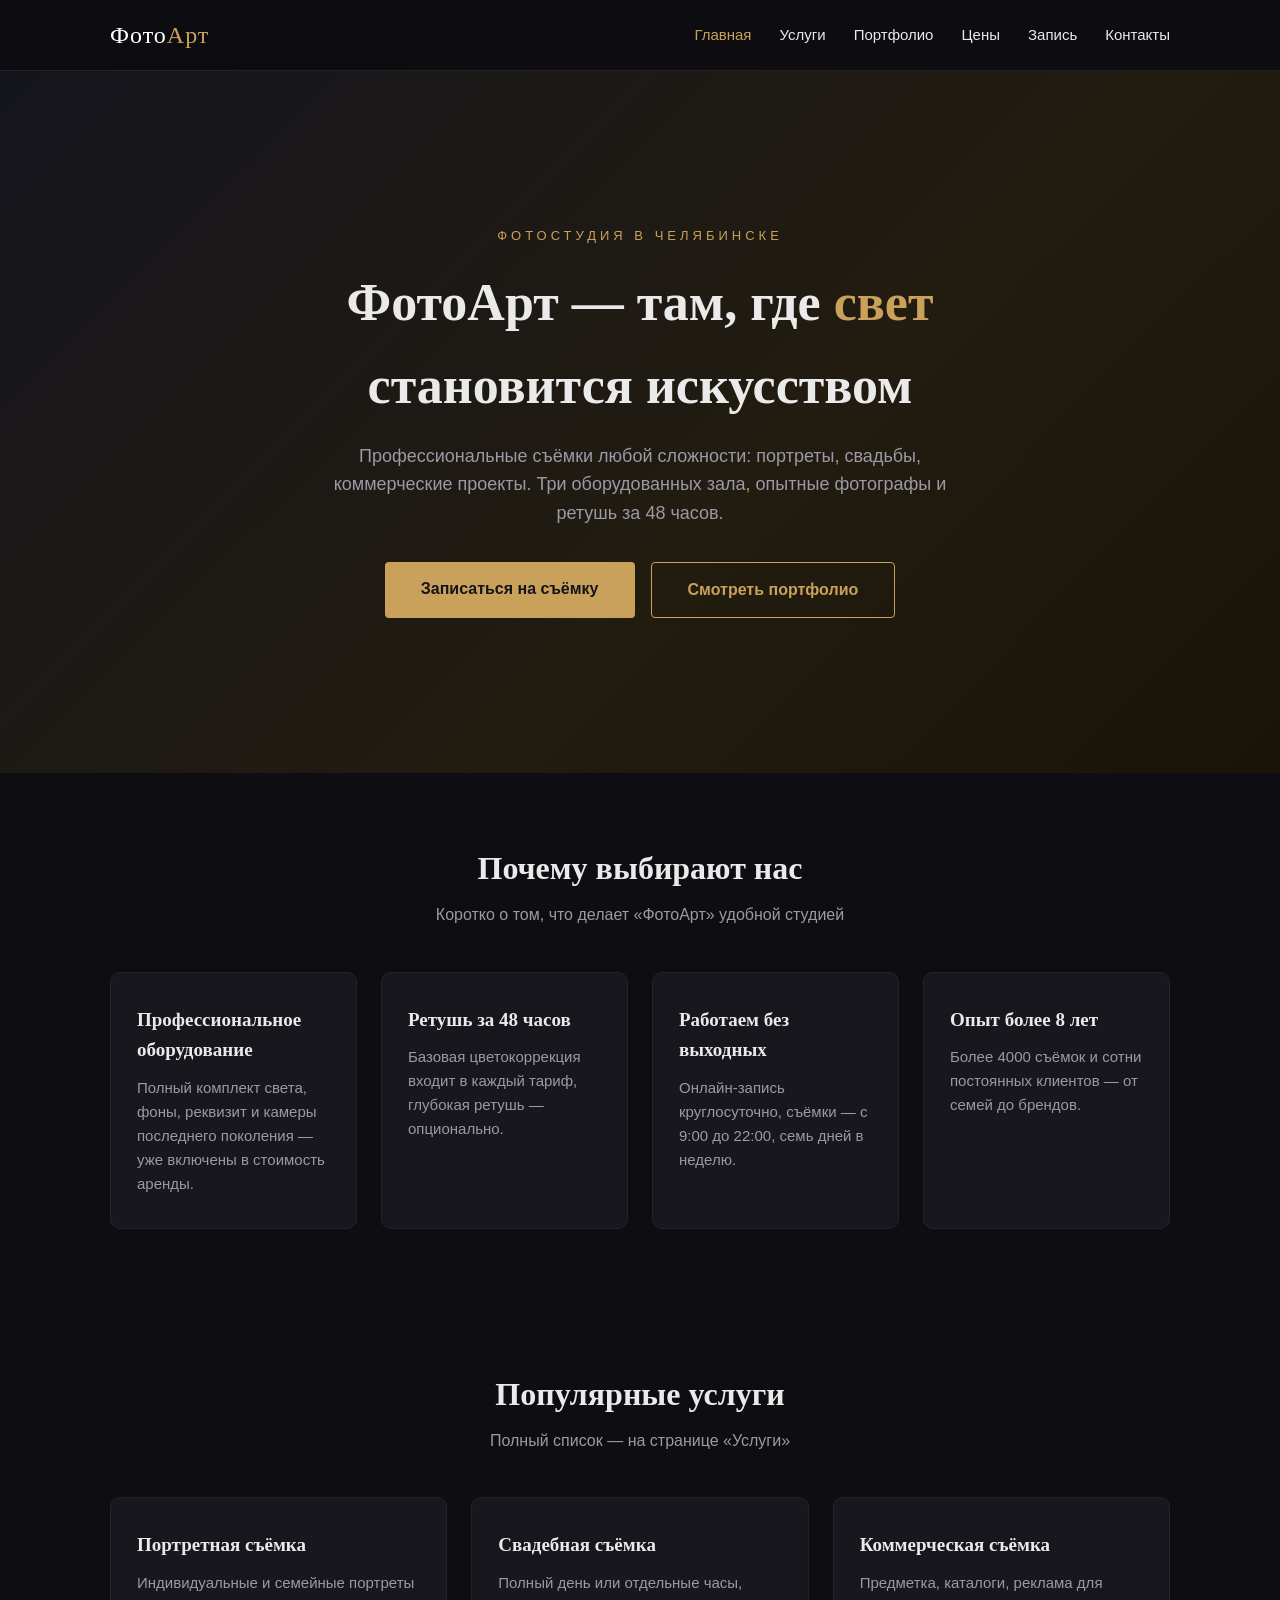
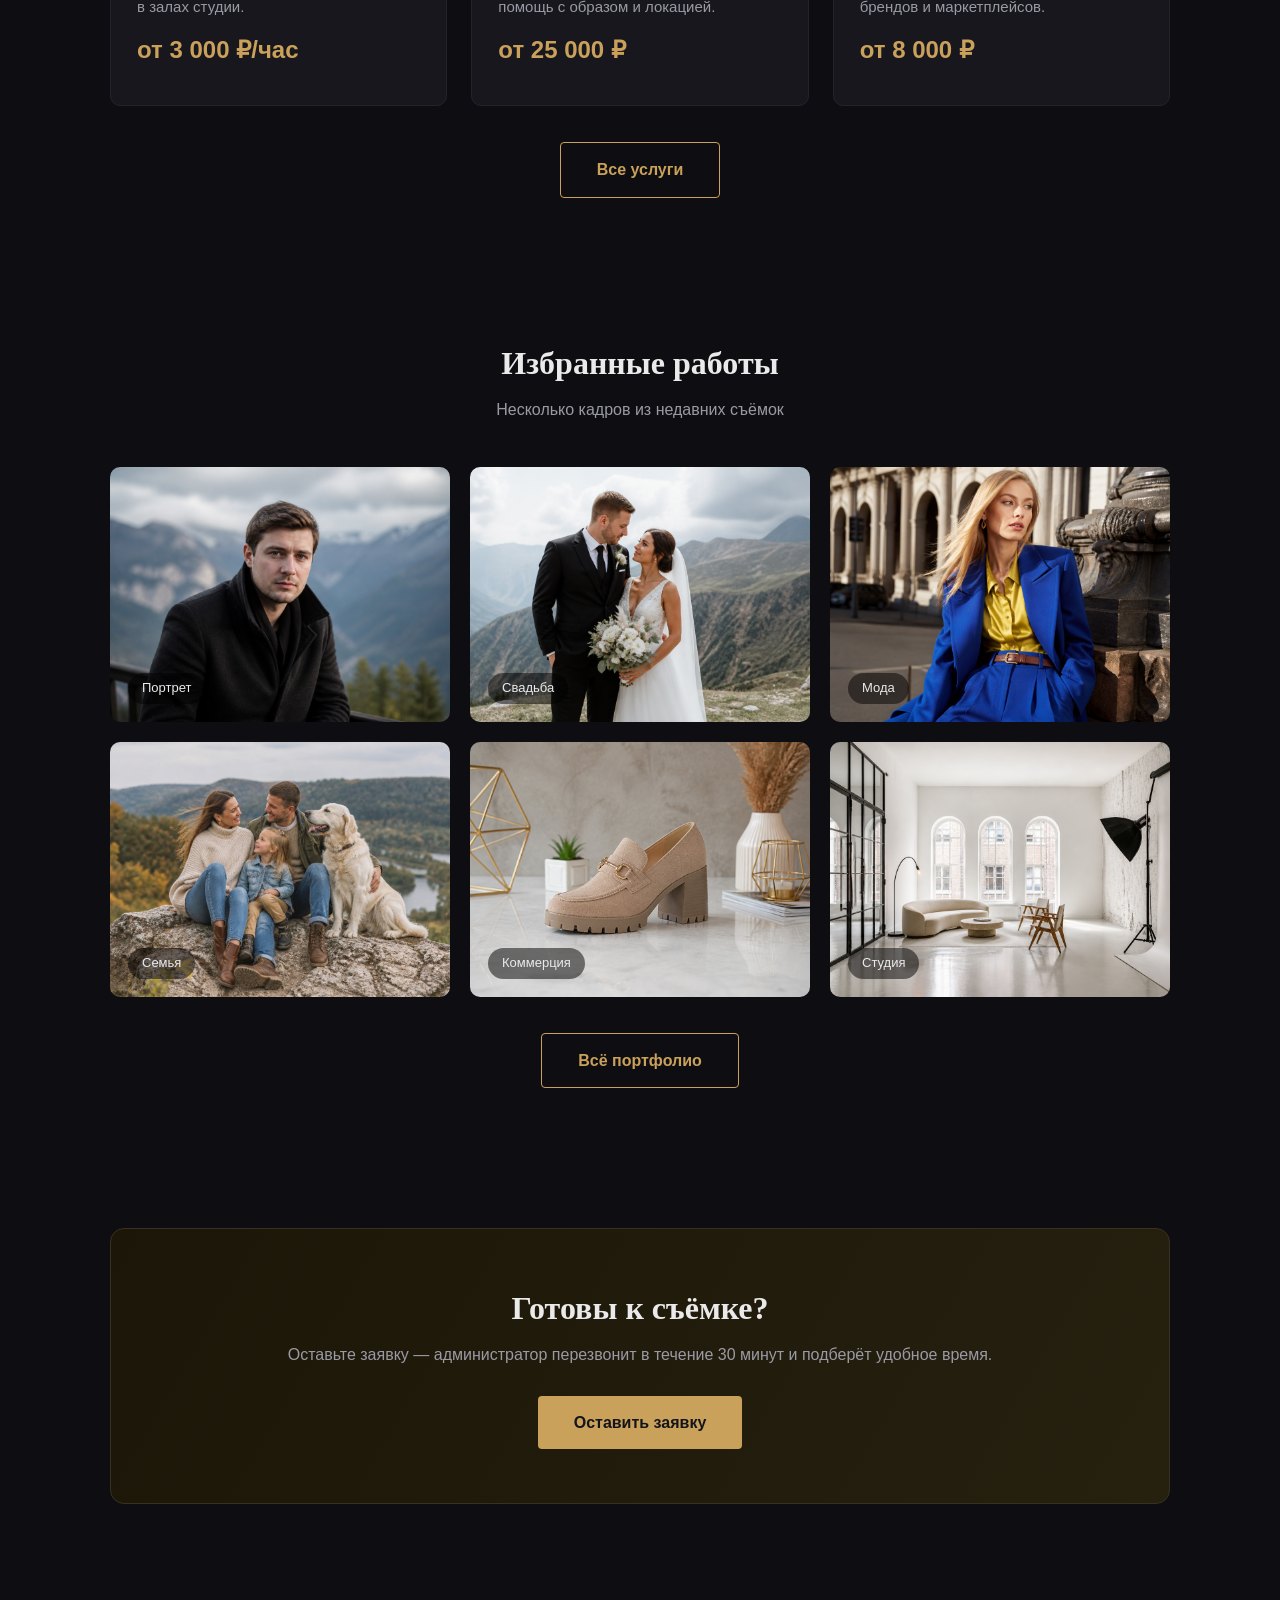
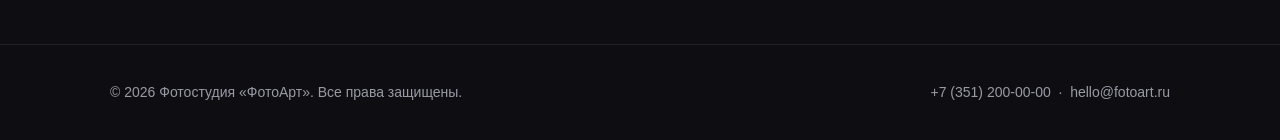
<file: index.html>
<!DOCTYPE html>
<html lang="ru">
<head>
  <meta charset="UTF-8">
  <meta name="viewport" content="width=device-width, initial-scale=1.0">
  <title>ФотоАрт — студия профессиональной фотографии</title>
  <link rel="stylesheet" href="styles.css">
</head>
<body>
  <header class="header">
    <div class="container header-inner">
      <a href="index.html" class="logo">Фото<span>Арт</span></a>
      <nav class="nav" id="nav">
        <a href="index.html">Главная</a>
        <a href="services.html">Услуги</a>
        <a href="portfolio.html">Портфолио</a>
        <a href="price.html">Цены</a>
        <a href="booking.html">Запись</a>
        <a href="contacts.html">Контакты</a>
      </nav>
      <button class="burger" id="burger" aria-label="Меню">
        <span></span><span></span><span></span>
      </button>
    </div>
  </header>

  <main>

    <section class="hero">
      <div class="hero-inner">
        <div class="kicker">Фотостудия в Челябинске</div>
        <h1>ФотоАрт — там, где <span class="gold">свет</span> становится искусством</h1>
        <p>Профессиональные съёмки любой сложности: портреты, свадьбы, коммерческие проекты. Три оборудованных зала, опытные фотографы и ретушь за 48 часов.</p>
        <div class="hero-btns">
          <a href="booking.html" class="btn">Записаться на съёмку</a>
          <a href="portfolio.html" class="btn btn-outline">Смотреть портфолио</a>
        </div>
      </div>
    </section>

    <section class="section">
      <div class="container">
        <h2 class="section-title">Почему выбирают нас</h2>
        <p class="section-sub">Коротко о том, что делает «ФотоАрт» удобной студией</p>
        <div class="cards">
          <div class="card"><h3>Профессиональное оборудование</h3><p>Полный комплект света, фоны, реквизит и камеры последнего поколения — уже включены в стоимость аренды.</p></div>
          <div class="card"><h3>Ретушь за 48 часов</h3><p>Базовая цветокоррекция входит в каждый тариф, глубокая ретушь — опционально.</p></div>
          <div class="card"><h3>Работаем без выходных</h3><p>Онлайн-запись круглосуточно, съёмки — с 9:00 до 22:00, семь дней в неделю.</p></div>
          <div class="card"><h3>Опыт более 8 лет</h3><p>Более 4000 съёмок и сотни постоянных клиентов — от семей до брендов.</p></div>
        </div>
      </div>
    </section>

    <section class="section">
      <div class="container">
        <h2 class="section-title">Популярные услуги</h2>
        <p class="section-sub">Полный список — на странице «Услуги»</p>
        <div class="cards">
          <div class="card"><h3>Портретная съёмка</h3><p>Индивидуальные и семейные портреты в залах студии.</p><div class="price">от 3 000 ₽/час</div></div>
          <div class="card"><h3>Свадебная съёмка</h3><p>Полный день или отдельные часы, помощь с образом и локацией.</p><div class="price">от 25 000 ₽</div></div>
          <div class="card"><h3>Коммерческая съёмка</h3><p>Предметка, каталоги, реклама для брендов и маркетплейсов.</p><div class="price">от 8 000 ₽</div></div>
        </div>
        <div style="text-align:center;margin-top:36px;"><a href="services.html" class="btn btn-outline">Все услуги</a></div>
      </div>
    </section>

    <section class="section">
      <div class="container">
        <h2 class="section-title">Избранные работы</h2>
        <p class="section-sub">Несколько кадров из недавних съёмок</p>
        <div class="gallery">
          <div class="tile"><img src="img/main-portrait-1.png" alt="Портретная съёмка"><span class="tag">Портрет</span></div>
          <div class="tile"><img src="img/main-wedding-1.png" alt="Свадебная съёмка"><span class="tag">Свадьба</span></div>
          <div class="tile"><img src="img/main-style-1.png" alt="Мода"><span class="tag">Мода</span></div>
          <div class="tile"><img src="img/main-family-1.png" alt="Семейная съёмка"><span class="tag">Семья</span></div>
          <div class="tile"><img src="img/main-commercial-1.png" alt="Коммерческая съёмка"><span class="tag">Коммерция</span></div>
          <div class="tile"><img src="img/main-studio-1.png" alt="Студия"><span class="tag">Студия</span></div>
        </div>
        <div style="text-align:center;margin-top:36px;"><a href="portfolio.html" class="btn btn-outline">Всё портфолио</a></div>
      </div>
    </section>

    <section class="section">
      <div class="container">
        <div class="cta-band">
          <h2 class="section-title" style="margin-bottom:8px;">Готовы к съёмке?</h2>
          <p class="section-sub" style="margin-bottom:28px;">Оставьте заявку — администратор перезвонит в течение 30 минут и подберёт удобное время.</p>
          <a href="booking.html" class="btn">Оставить заявку</a>
        </div>
      </div>
    </section>

  </main>

  <footer class="footer">
    <div class="container footer-inner">
      <div>© 2026 Фотостудия «ФотоАрт». Все права защищены.</div>
      <div>+7 (351) 200-00-00 &nbsp;·&nbsp; hello@fotoart.ru</div>
    </div>
  </footer>

  <script src="script.js" defer></script>
</body>
</html>
</file>
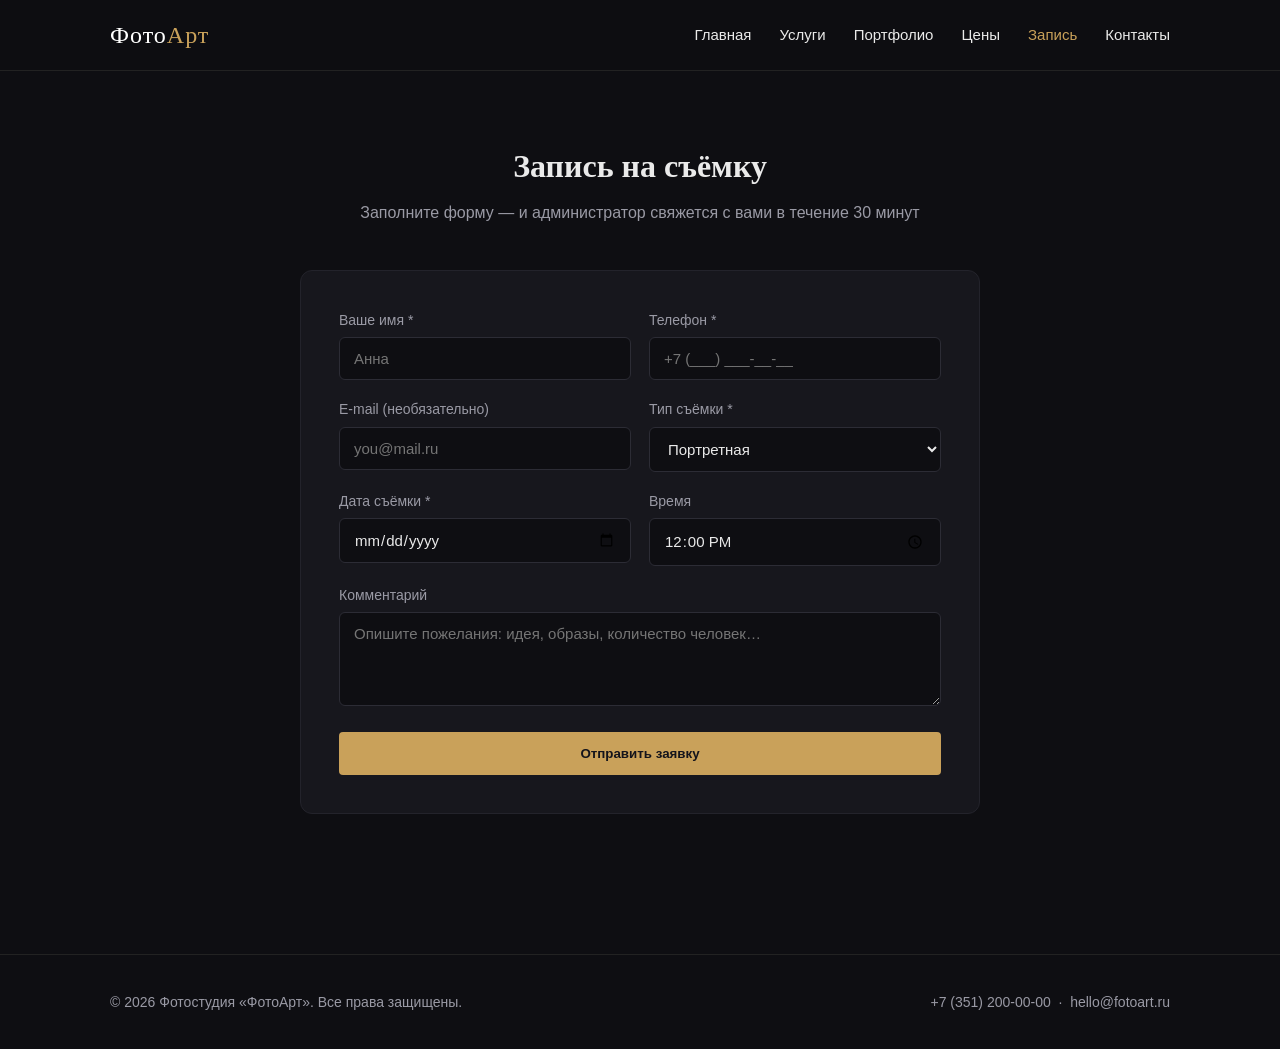
<file: booking.html>
<!DOCTYPE html>
<html lang="ru">
<head>
  <meta charset="UTF-8">
  <meta name="viewport" content="width=device-width, initial-scale=1.0">
  <title>Запись на съёмку — ФотоАрт</title>
  <link rel="stylesheet" href="styles.css">
</head>
<body>
  <header class="header">
    <div class="container header-inner">
      <a href="index.html" class="logo">Фото<span>Арт</span></a>
      <nav class="nav" id="nav">
        <a href="index.html">Главная</a>
        <a href="services.html">Услуги</a>
        <a href="portfolio.html">Портфолио</a>
        <a href="price.html">Цены</a>
        <a href="booking.html">Запись</a>
        <a href="contacts.html">Контакты</a>
      </nav>
      <button class="burger" id="burger" aria-label="Меню">
        <span></span><span></span><span></span>
      </button>
    </div>
  </header>

  <main>

    <section class="section">
      <div class="container">
        <h2 class="section-title">Запись на съёмку</h2>
        <p class="section-sub">Заполните форму — и администратор свяжется с вами в течение 30 минут</p>
        <form class="form" id="bookingForm" novalidate>
          <div class="form-grid">
            <div class="form-row">
              <label for="name">Ваше имя *</label>
              <input type="text" id="name" name="name" placeholder="Анна">
              <div class="error" id="errName">Укажите имя (минимум 2 символа)</div>
            </div>
            <div class="form-row">
              <label for="phone">Телефон *</label>
              <input type="tel" id="phone" name="phone" placeholder="+7 (___) ___-__-__">
              <div class="error" id="errPhone">Введите корректный номер телефона</div>
            </div>
          </div>
          <div class="form-grid">
            <div class="form-row">
              <label for="email">E-mail (необязательно)</label>
              <input type="email" id="email" name="email" placeholder="you@mail.ru">
              <div class="error" id="errEmail">Проверьте адрес электронной почты</div>
            </div>
            <div class="form-row">
              <label for="shootType">Тип съёмки *</label>
              <select id="shootType" name="shootType">
                <option>Портретная</option>
                <option>Семейная</option>
                <option>Свадебная</option>
                <option>Коммерческая</option>
                <option>Аренда зала</option>
              </select>
            </div>
          </div>
          <div class="form-grid">
            <div class="form-row">
              <label for="date">Дата съёмки *</label>
              <input type="date" id="date" name="date">
              <div class="error" id="errDate">Выберите дату не раньше сегодняшней</div>
            </div>
            <div class="form-row">
              <label for="time">Время</label>
              <input type="time" id="time" name="time" value="12:00">
            </div>
          </div>
          <div class="form-row">
            <label for="comment">Комментарий</label>
            <textarea id="comment" name="comment" rows="4" placeholder="Опишите пожелания: идея, образы, количество человек…"></textarea>
          </div>
          <button type="submit" class="btn" style="width:100%;">Отправить заявку</button>
          <div class="success" id="success">Заявка принята! Мы перезвоним вам в течение 30 минут.</div>
        </form>
      </div>
    </section>

  </main>

  <footer class="footer">
    <div class="container footer-inner">
      <div>© 2026 Фотостудия «ФотоАрт». Все права защищены.</div>
      <div>+7 (351) 200-00-00 &nbsp;·&nbsp; hello@fotoart.ru</div>
    </div>
  </footer>

  <script src="script.js" defer></script>
</body>
</html>
</file>
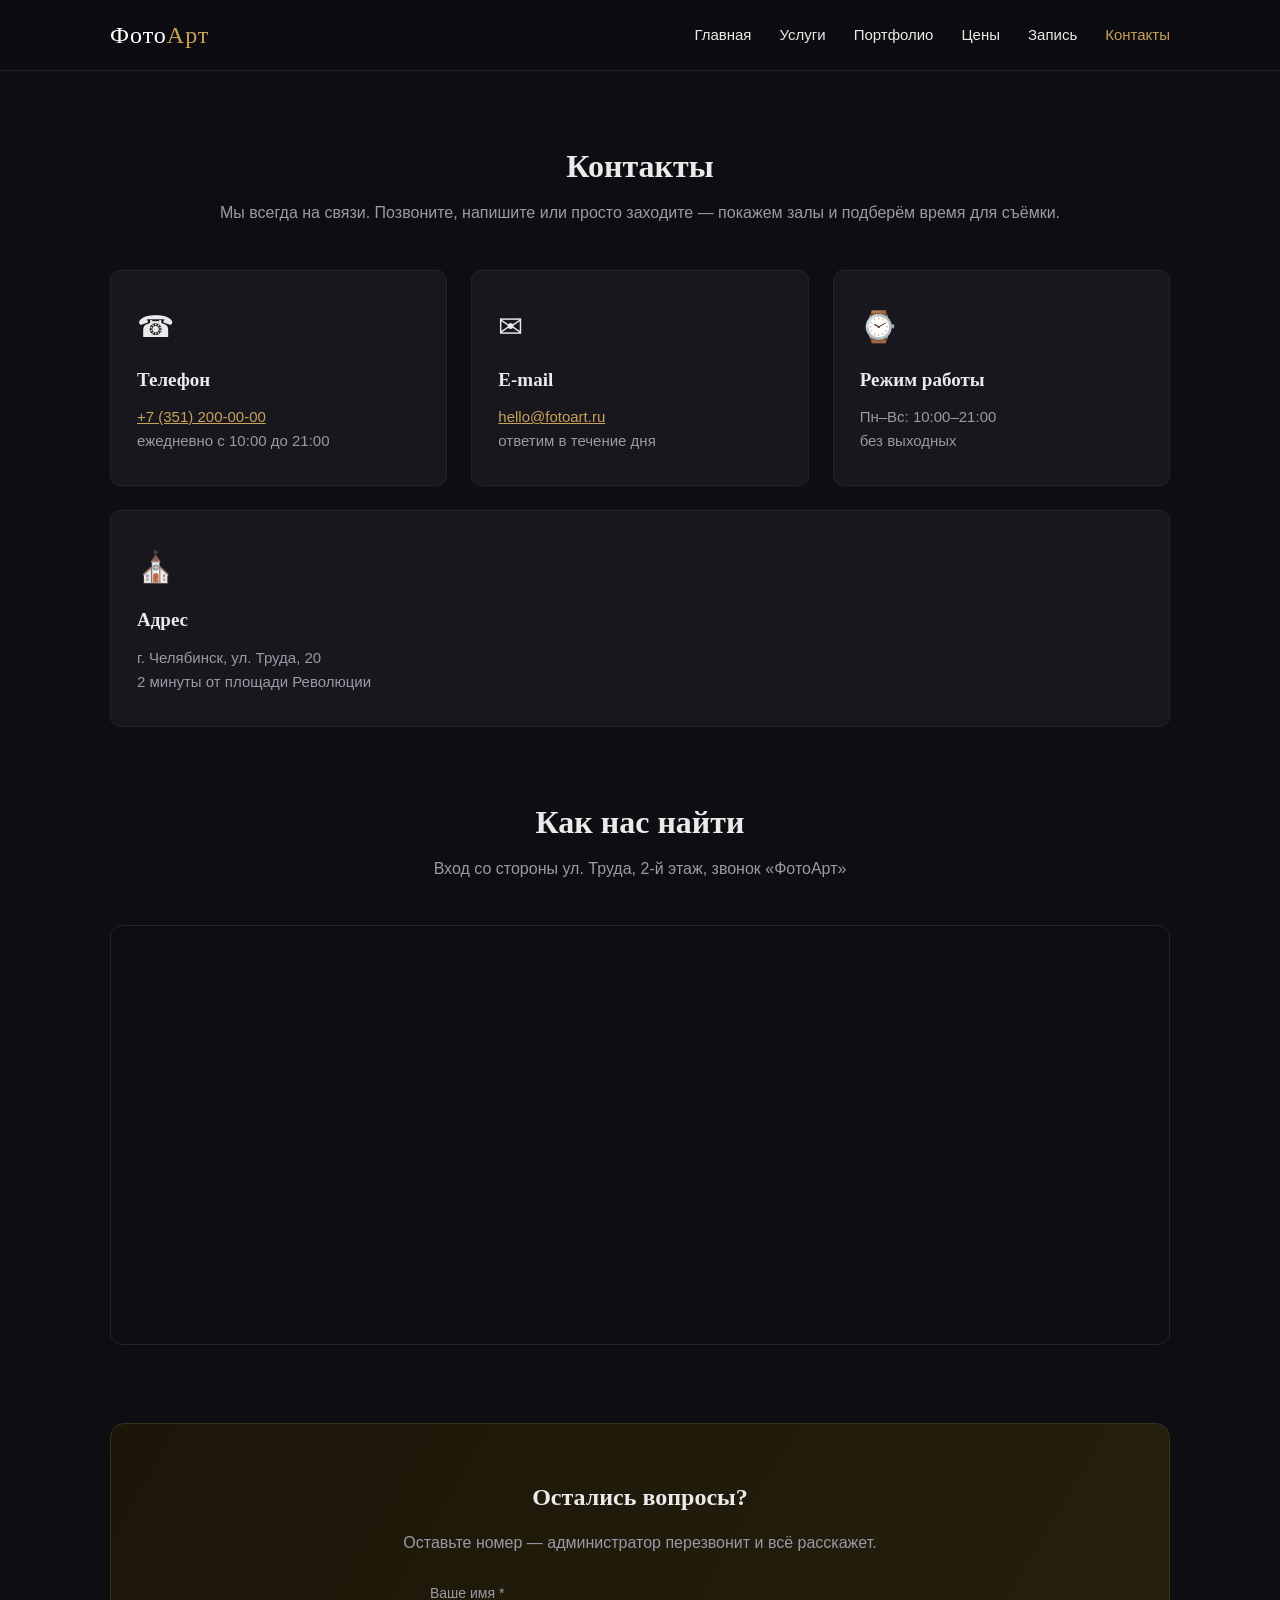
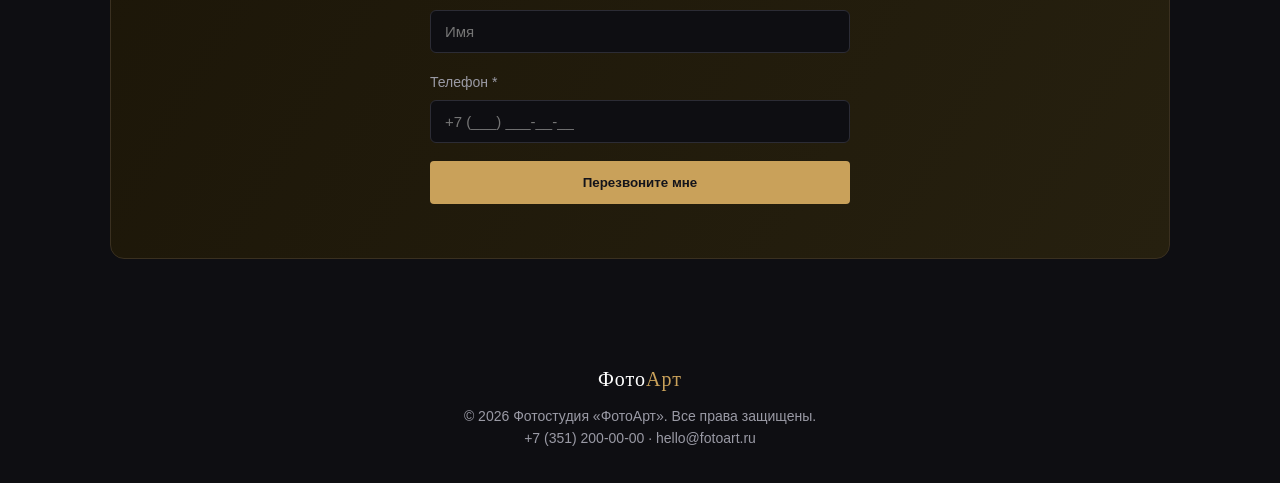
<file: contacts.html>
<!DOCTYPE html>
<html lang="ru">
<head>
  <meta charset="UTF-8">
  <meta name="viewport" content="width=device-width, initial-scale=1.0">
  <title>Контакты — ФотоАрт</title>
  <link rel="stylesheet" href="styles.css">
</head>
<body>

<header class="header">
  <div class="container header-inner">
    <a href="index.html" class="logo">Фото<span>Арт</span></a>
    <nav class="nav" id="nav">
      <a href="index.html">Главная</a>
      <a href="services.html">Услуги</a>
      <a href="portfolio.html">Портфолио</a>
      <a href="price.html">Цены</a>
      <a href="booking.html">Запись</a>
      <a href="contacts.html">Контакты</a>
    </nav>
    <button class="burger" id="burger" aria-label="Меню">
      <span></span><span></span><span></span>
    </button>
  </div>
</header>

<section class="section">
  <div class="container">
    <h2 class="section-title">Контакты</h2>
    <p class="section-sub">Мы всегда на связи. Позвоните, напишите или просто заходите — покажем залы и подберём время для съёмки.</p>

    <div class="cards">
      <div class="card">
        <div class="icon">&#9742;</div>
        <h3>Телефон</h3>
        <p><a href="tel:+73512000000" style="color:var(--accent)">+7 (351) 200-00-00</a><br>ежедневно с 10:00 до 21:00</p>
      </div>
      <div class="card">
        <div class="icon">&#9993;</div>
        <h3>E-mail</h3>
        <p><a href="mailto:hello@fotoart.ru" style="color:var(--accent)">hello@fotoart.ru</a><br>ответим в течение дня</p>
      </div>
      <div class="card">
        <div class="icon">&#8986;</div>
        <h3>Режим работы</h3>
        <p>Пн–Вс: 10:00–21:00<br>без выходных</p>
      </div>
    </div>

    <div class="card" style="margin-top:24px">
      <div class="icon">&#9962;</div>
      <h3>Адрес</h3>
      <p>г. Челябинск, ул. Труда, 20<br>2 минуты от площади Революции</p>
    </div>
  </div>
</section>

<section class="section" style="padding-top:0">
  <div class="container">
    <h2 class="section-title">Как нас найти</h2>
    <p class="section-sub">Вход со стороны ул. Труда, 2-й этаж, звонок «ФотоАрт»</p>
    <iframe src="https://yandex.ru/map-widget/v1/?ll=61.400153%2C55.160289&amp;z=16&amp;pt=61.400153,55.160289,pm2rdm"
            width="100%" height="420" frameborder="0" allowfullscreen="true"
            style="border-radius:12px; border:1px solid #23232b"></iframe>
  </div>
</section>

<section class="section" style="padding-top:0">
  <div class="container">
    <div class="cta-band">
      <h2>Остались вопросы?</h2>
      <p style="color:var(--muted); margin:14px 0 26px">Оставьте номер — администратор перезвонит и всё расскажет.</p>
      <form id="callbackForm" style="max-width:420px; margin:0 auto; text-align:left">
        <div class="form-row">
          <label for="cbName">Ваше имя *</label>
          <input type="text" id="cbName" name="cbName" placeholder="Имя">
          <div class="error" id="cbErrName">Укажите имя (минимум 2 символа)</div>
        </div>
        <div class="form-row">
          <label for="cbPhone">Телефон *</label>
          <input type="tel" id="cbPhone" name="cbPhone" placeholder="+7 (___) ___-__-__">
          <div class="error" id="cbErrPhone">Введите корректный номер телефона</div>
        </div>
        <button type="submit" class="btn" style="width:100%">Перезвоните мне</button>
        <div class="success" id="cbSuccess">Спасибо! Мы перезвоним вам в течение 30 минут.</div>
      </form>
    </div>
  </div>
</section>

<footer>
  <div class="container" style="text-align:center; padding:34px 20px; color:var(--muted); font-size:14px">
    <div class="logo" style="font-size:20px; margin-bottom:10px">Фото<span>Арт</span></div>
    <p>&copy; 2026 Фотостудия «ФотоАрт». Все права защищены.</p>
    <p>+7 (351) 200-00-00 &middot; hello@fotoart.ru</p>
  </div>
</footer>

<script src="script.js"></script>
<script>
  // Валидация формы обратного звонка (независима от script.js,
  // чтобы не конфликтовать с формой записи на booking.html)
  document.addEventListener('DOMContentLoaded', function () {
    var form = document.getElementById('callbackForm');
    if (!form) return;
    form.addEventListener('submit', function (e) {
      e.preventDefault();
      var ok = true;

      var name = document.getElementById('cbName');
      var errName = document.getElementById('cbErrName');
      if (name.value.trim().length < 2) { errName.classList.add('show'); ok = false; }
      else errName.classList.remove('show');

      var phone = document.getElementById('cbPhone');
      var errPhone = document.getElementById('cbErrPhone');
      var phoneRe = /^[\d\s()+-]{10,18}$/;
      if (!phoneRe.test(phone.value.trim())) { errPhone.classList.add('show'); ok = false; }
      else errPhone.classList.remove('show');

      if (ok) {
        document.getElementById('cbSuccess').classList.add('show');
        form.reset();
      } else {
        document.getElementById('cbSuccess').classList.remove('show');
      }
    });
  });
</script>

</body>
</html>
</file>
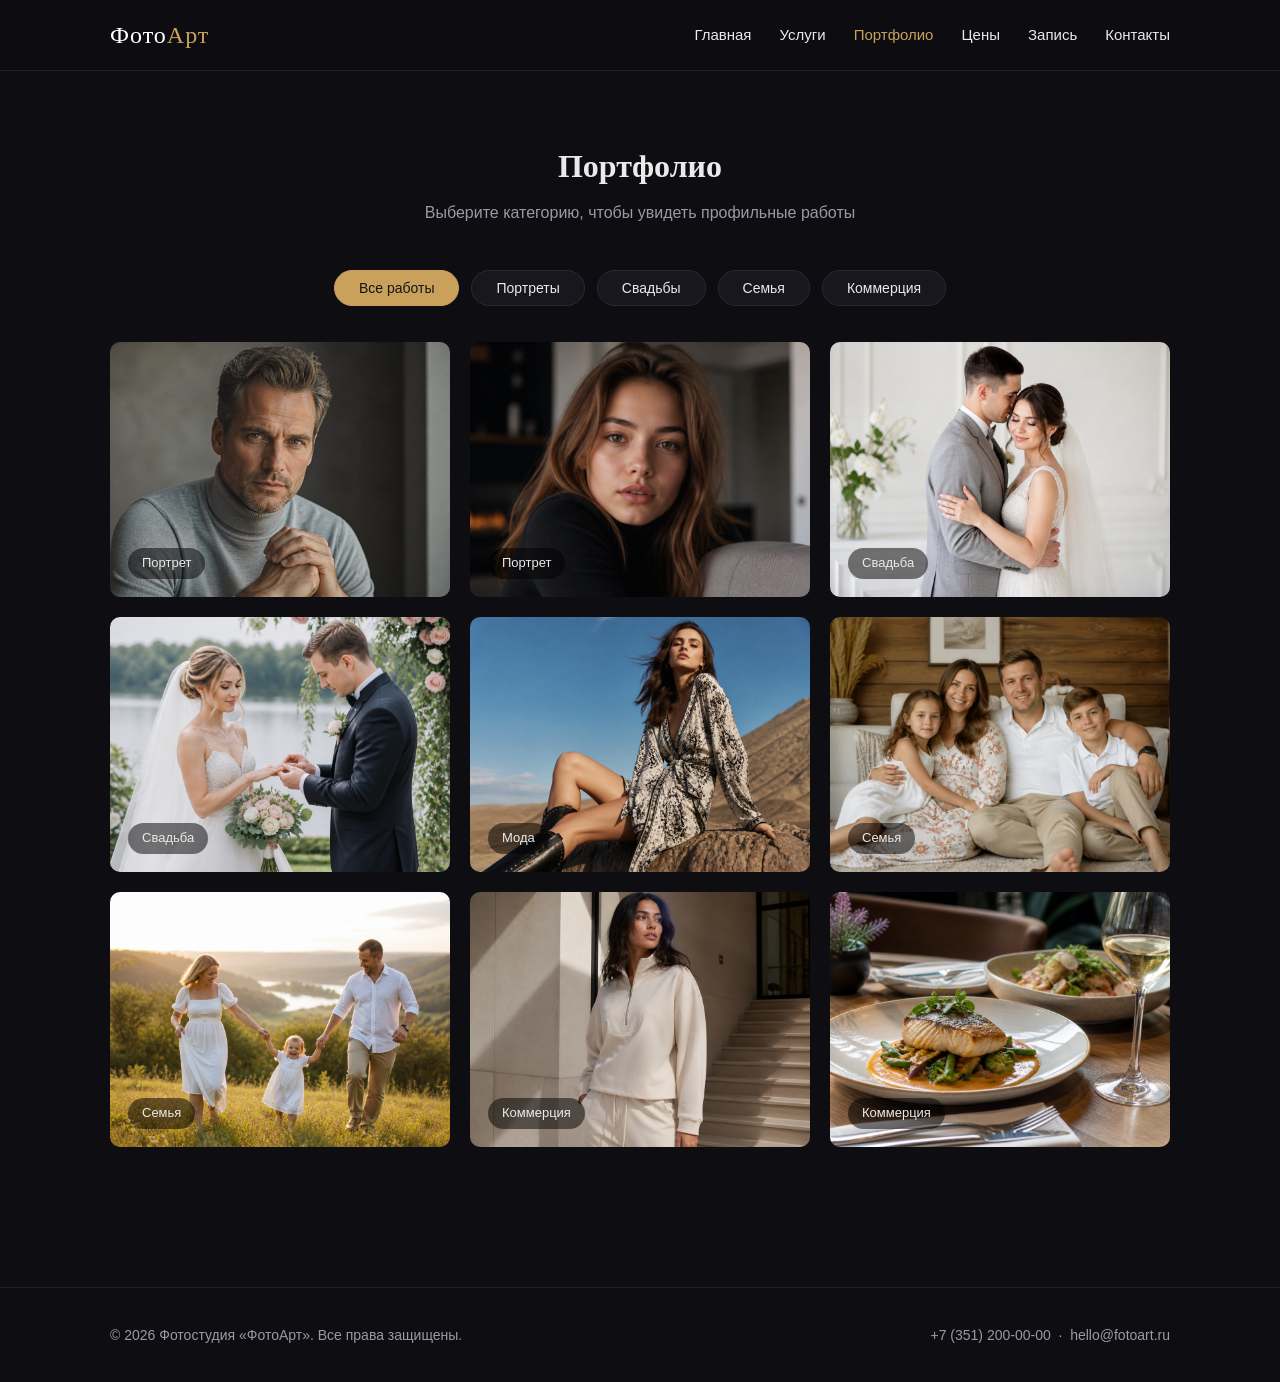
<file: portfolio.html>
<!DOCTYPE html>
<html lang="ru">
<head>
  <meta charset="UTF-8">
  <meta name="viewport" content="width=device-width, initial-scale=1.0">
  <title>Портфолио — ФотоАрт</title>
  <link rel="stylesheet" href="styles.css">
</head>
<body>
  <header class="header">
    <div class="container header-inner">
      <a href="index.html" class="logo">Фото<span>Арт</span></a>
      <nav class="nav" id="nav">
        <a href="index.html">Главная</a>
        <a href="services.html">Услуги</a>
        <a href="portfolio.html">Портфолио</a>
        <a href="price.html">Цены</a>
        <a href="booking.html">Запись</a>
        <a href="contacts.html">Контакты</a>
      </nav>
      <button class="burger" id="burger" aria-label="Меню">
        <span></span><span></span><span></span>
      </button>
    </div>
  </header>

  <main>

    <section class="section">
      <div class="container">
        <h2 class="section-title">Портфолио</h2>
        <p class="section-sub">Выберите категорию, чтобы увидеть профильные работы</p>
        <div class="filters">
          <button class="active" data-filter="all">Все работы</button>
          <button data-filter="portrait">Портреты</button>
          <button data-filter="wedding">Свадьбы</button>
          <button data-filter="family">Семья</button>
          <button data-filter="commercial">Коммерция</button>
        </div>
        <div class="gallery">
          <div class="tile" data-cat="portrait"><img src="img/portrait-1.png" alt="Портретная съёмка"><span class="tag">Портрет</span></div>
          <div class="tile" data-cat="portrait"><img src="img/portrait-2.png" alt="Портретная съёмка"><span class="tag">Портрет</span></div>
          <div class="tile" data-cat="wedding"><img src="img/wedding-1.png" alt="Свадебная съёмка"><span class="tag">Свадьба</span></div>
          <div class="tile" data-cat="wedding"><img src="img/wedding-2.png" alt="Свадебная съёмка"><span class="tag">Свадьба</span></div>
          <div class="tile" data-cat="portrait"><img src="img/style-1.png" alt="Мода"><span class="tag">Мода</span></div>
          <div class="tile" data-cat="family"><img src="img/family-1.png" alt="Семейная съёмка"><span class="tag">Семья</span></div>
          <div class="tile" data-cat="family"><img src="img/family-2.png" alt="Семейная съёмка"><span class="tag">Семья</span></div>
          <div class="tile" data-cat="commercial"><img src="img/commercial-1.png" alt="Коммерческая съёмка"><span class="tag">Коммерция</span></div>
          <div class="tile" data-cat="commercial"><img src="img/commercial-2.png" alt="Коммерческая съёмка"><span class="tag">Коммерция</span></div>
        </div>
      </div>
    </section>

  </main>

  <footer class="footer">
    <div class="container footer-inner">
      <div>© 2026 Фотостудия «ФотоАрт». Все права защищены.</div>
      <div>+7 (351) 200-00-00 &nbsp;·&nbsp; hello@fotoart.ru</div>
    </div>
  </footer>

  <script src="script.js" defer></script>
</body>
</html>
</file>
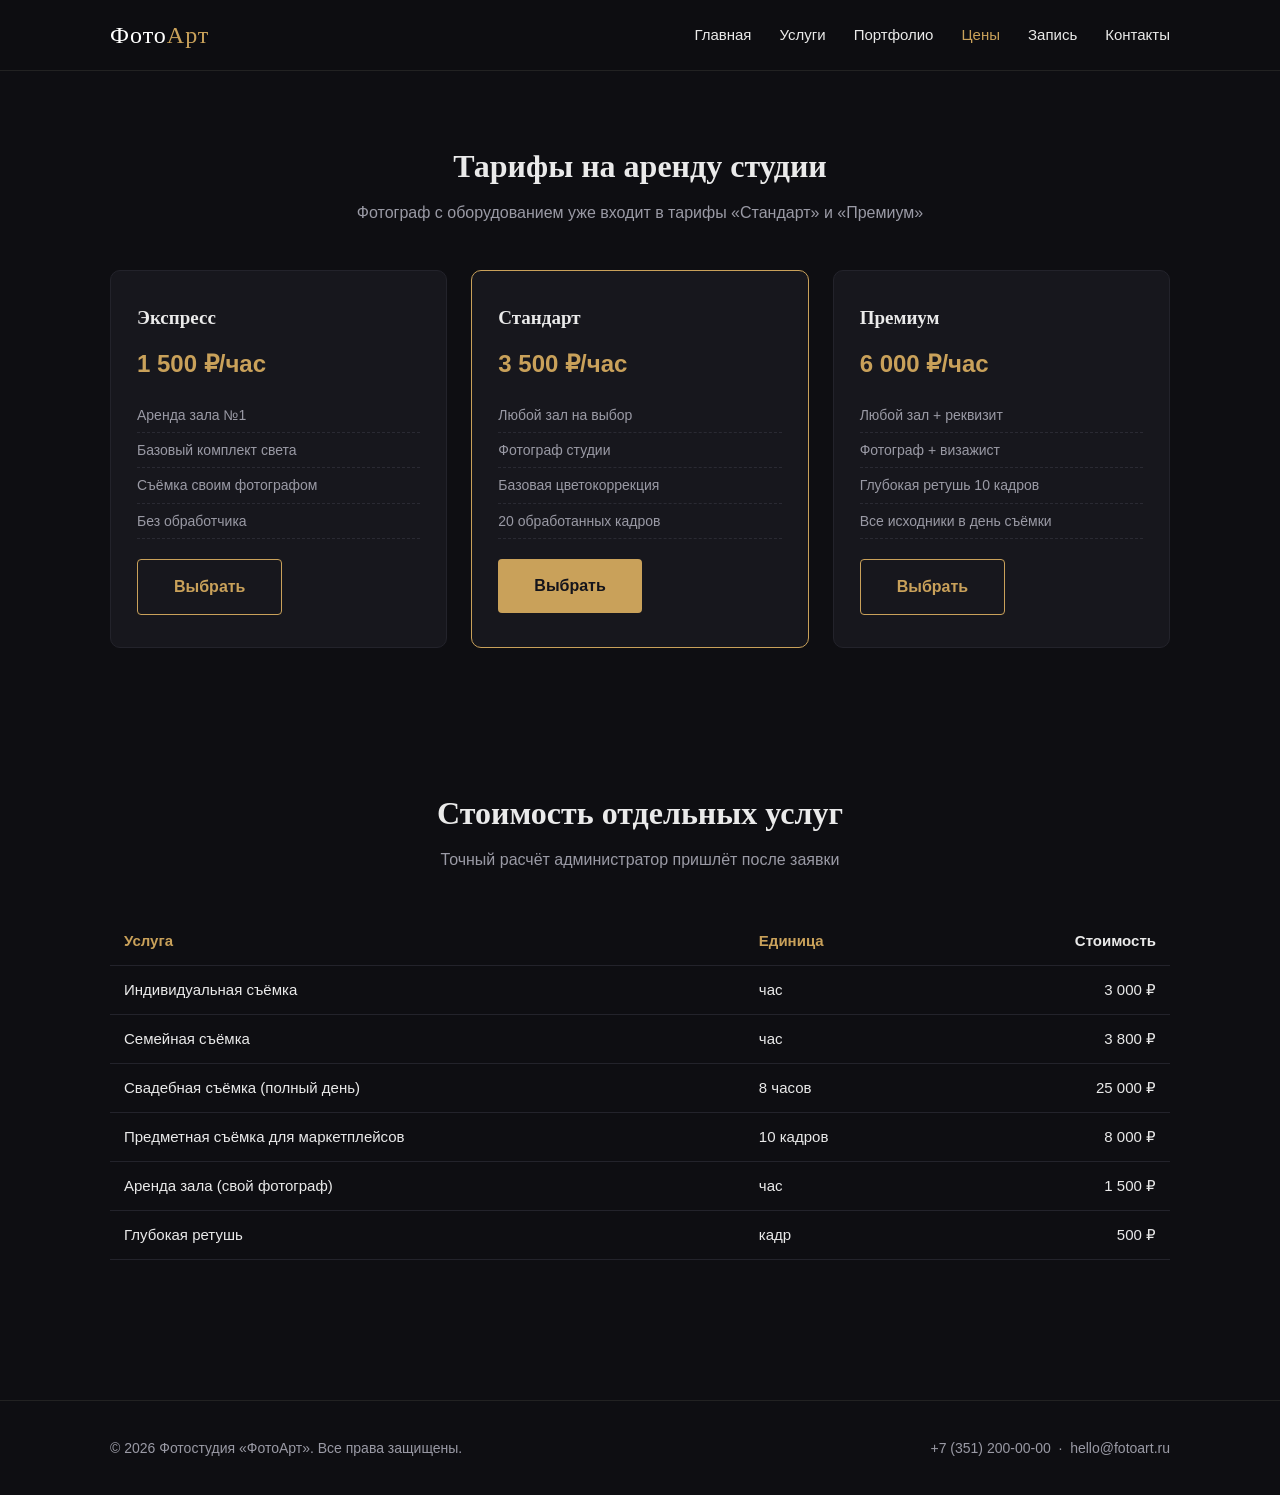
<file: price.html>
<!DOCTYPE html>
<html lang="ru">
<head>
  <meta charset="UTF-8">
  <meta name="viewport" content="width=device-width, initial-scale=1.0">
  <title>Цены — ФотоАрт</title>
  <link rel="stylesheet" href="styles.css">
</head>
<body>
  <header class="header">
    <div class="container header-inner">
      <a href="index.html" class="logo">Фото<span>Арт</span></a>
      <nav class="nav" id="nav">
        <a href="index.html">Главная</a>
        <a href="services.html">Услуги</a>
        <a href="portfolio.html">Портфолио</a>
        <a href="price.html">Цены</a>
        <a href="booking.html">Запись</a>
        <a href="contacts.html">Контакты</a>
      </nav>
      <button class="burger" id="burger" aria-label="Меню">
        <span></span><span></span><span></span>
      </button>
    </div>
  </header>

  <main>

    <section class="section">
      <div class="container">
        <h2 class="section-title">Тарифы на аренду студии</h2>
        <p class="section-sub">Фотограф с оборудованием уже входит в тарифы «Стандарт» и «Премиум»</p>
        <div class="cards">
          <div class="card">
            <h3>Экспресс</h3>
            <div class="price">1 500 ₽/час</div>
            <ul>
              <li>Аренда зала №1</li>
              <li>Базовый комплект света</li>
              <li>Съёмка своим фотографом</li>
              <li>Без обработчика</li>
            </ul>
            <a href="booking.html" class="btn btn-outline">Выбрать</a>
          </div>
          <div class="card featured">
            <h3>Стандарт</h3>
            <div class="price">3 500 ₽/час</div>
            <ul>
              <li>Любой зал на выбор</li>
              <li>Фотограф студии</li>
              <li>Базовая цветокоррекция</li>
              <li>20 обработанных кадров</li>
            </ul>
            <a href="booking.html" class="btn">Выбрать</a>
          </div>
          <div class="card">
            <h3>Премиум</h3>
            <div class="price">6 000 ₽/час</div>
            <ul>
              <li>Любой зал + реквизит</li>
              <li>Фотограф + визажист</li>
              <li>Глубокая ретушь 10 кадров</li>
              <li>Все исходники в день съёмки</li>
            </ul>
            <a href="booking.html" class="btn btn-outline">Выбрать</a>
          </div>
        </div>
      </div>
    </section>

    <section class="section">
      <div class="container">
        <h2 class="section-title">Стоимость отдельных услуг</h2>
        <p class="section-sub">Точный расчёт администратор пришлёт после заявки</p>
        <table class="price-table">
          <tr><th>Услуга</th><th>Единица</th><th>Стоимость</th></tr>
          <tr><td>Индивидуальная съёмка</td><td>час</td><td>3 000 ₽</td></tr>
          <tr><td>Семейная съёмка</td><td>час</td><td>3 800 ₽</td></tr>
          <tr><td>Свадебная съёмка (полный день)</td><td>8 часов</td><td>25 000 ₽</td></tr>
          <tr><td>Предметная съёмка для маркетплейсов</td><td>10 кадров</td><td>8 000 ₽</td></tr>
          <tr><td>Аренда зала (свой фотограф)</td><td>час</td><td>1 500 ₽</td></tr>
          <tr><td>Глубокая ретушь</td><td>кадр</td><td>500 ₽</td></tr>
        </table>
      </div>
    </section>

  </main>

  <footer class="footer">
    <div class="container footer-inner">
      <div>© 2026 Фотостудия «ФотоАрт». Все права защищены.</div>
      <div>+7 (351) 200-00-00 &nbsp;·&nbsp; hello@fotoart.ru</div>
    </div>
  </footer>

  <script src="script.js" defer></script>
</body>
</html>
</file>
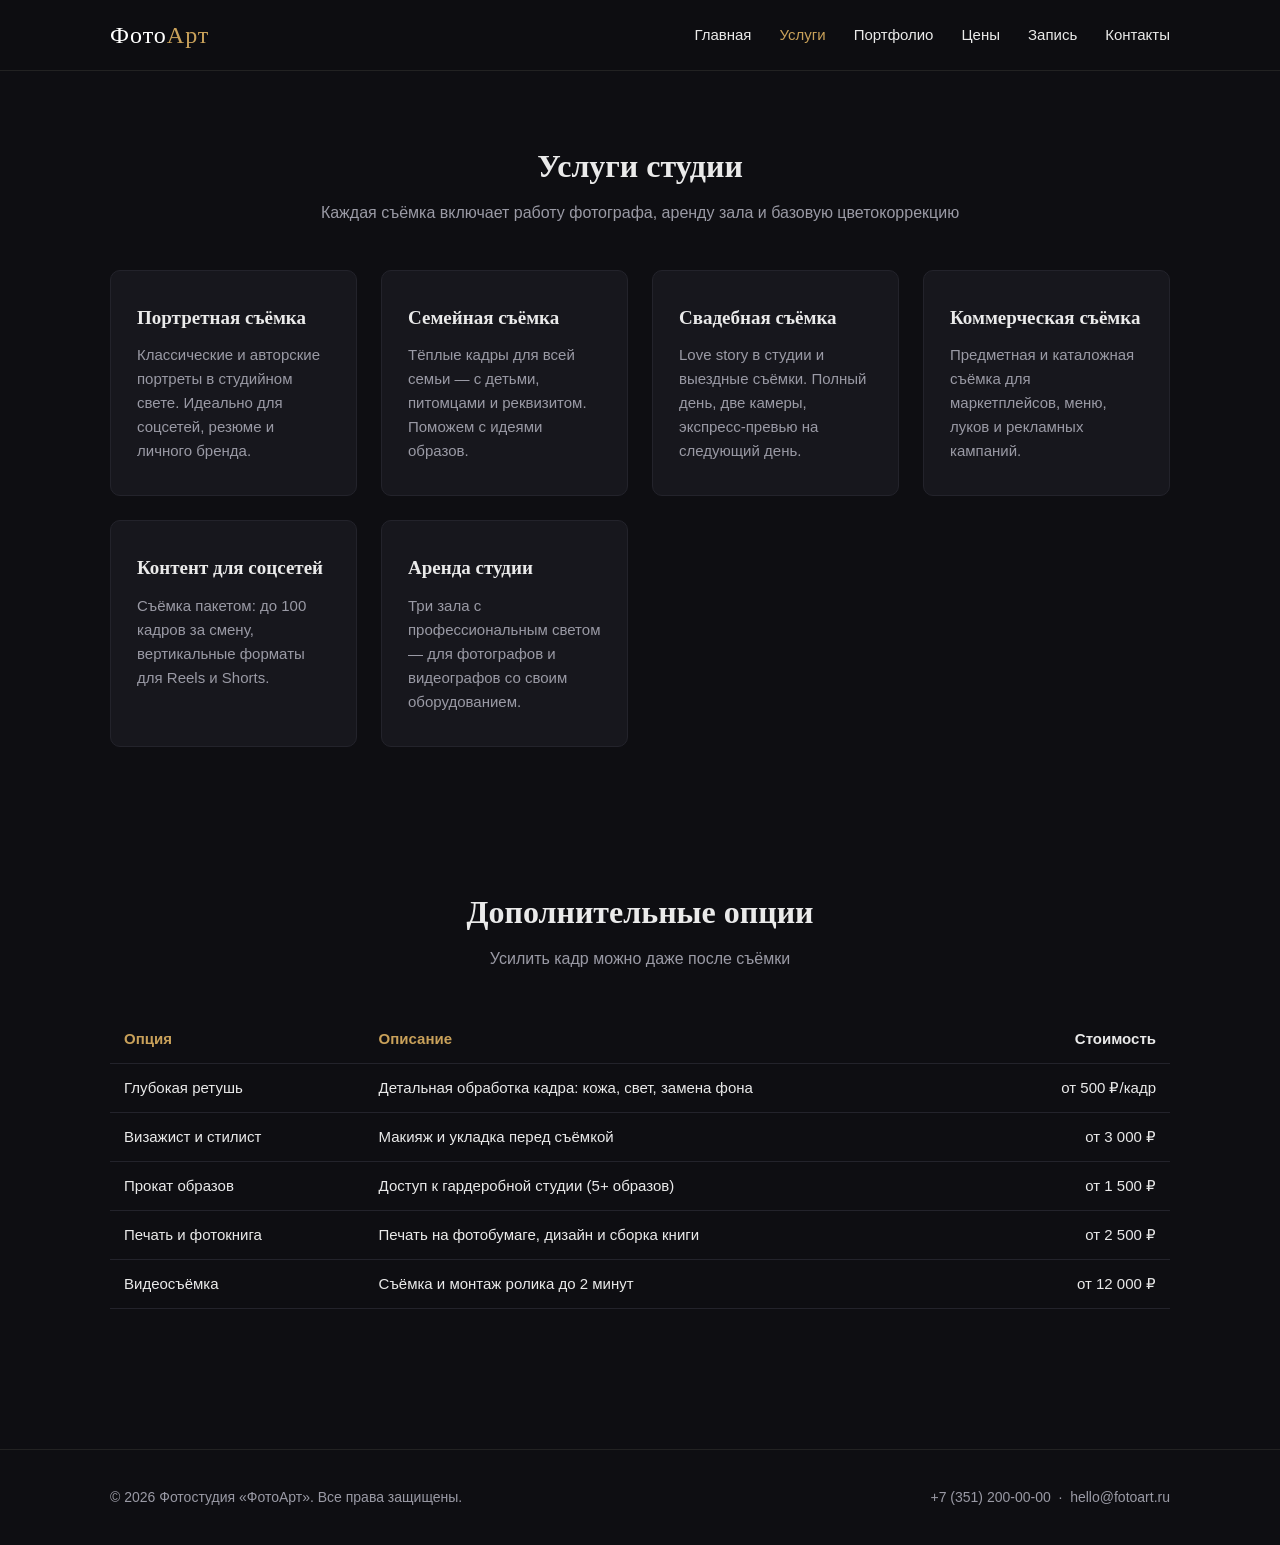
<file: services.html>
<!DOCTYPE html>
<html lang="ru">
<head>
  <meta charset="UTF-8">
  <meta name="viewport" content="width=device-width, initial-scale=1.0">
  <title>Услуги — ФотоАрт</title>
  <link rel="stylesheet" href="styles.css">
</head>
<body>
  <header class="header">
    <div class="container header-inner">
      <a href="index.html" class="logo">Фото<span>Арт</span></a>
      <nav class="nav" id="nav">
        <a href="index.html">Главная</a>
        <a href="services.html">Услуги</a>
        <a href="portfolio.html">Портфолио</a>
        <a href="price.html">Цены</a>
        <a href="booking.html">Запись</a>
        <a href="contacts.html">Контакты</a>
      </nav>
      <button class="burger" id="burger" aria-label="Меню">
        <span></span><span></span><span></span>
      </button>
    </div>
  </header>

  <main>

    <section class="section">
      <div class="container">
        <h2 class="section-title">Услуги студии</h2>
        <p class="section-sub">Каждая съёмка включает работу фотографа, аренду зала и базовую цветокоррекцию</p>
        <div class="cards">
          <div class="card"><h3>Портретная съёмка</h3><p>Классические и авторские портреты в студийном свете. Идеально для соцсетей, резюме и личного бренда.</p></div>
          <div class="card"><h3>Семейная съёмка</h3><p>Тёплые кадры для всей семьи — с детьми, питомцами и реквизитом. Поможем с идеями образов.</p></div>
          <div class="card"><h3>Свадебная съёмка</h3><p>Love story в студии и выездные съёмки. Полный день, две камеры, экспресс-превью на следующий день.</p></div>
          <div class="card"><h3>Коммерческая съёмка</h3><p>Предметная и каталожная съёмка для маркетплейсов, меню, луков и рекламных кампаний.</p></div>
          <div class="card"><h3>Контент для соцсетей</h3><p>Съёмка пакетом: до 100 кадров за смену, вертикальные форматы для Reels и Shorts.</p></div>
          <div class="card"><h3>Аренда студии</h3><p>Три зала с профессиональным светом — для фотографов и видеографов со своим оборудованием.</p></div>
        </div>
      </div>
    </section>

    <section class="section">
      <div class="container">
        <h2 class="section-title">Дополнительные опции</h2>
        <p class="section-sub">Усилить кадр можно даже после съёмки</p>
        <table class="price-table">
          <tr><th>Опция</th><th>Описание</th><th>Стоимость</th></tr>
          <tr><td>Глубокая ретушь</td><td>Детальная обработка кадра: кожа, свет, замена фона</td><td>от 500 ₽/кадр</td></tr>
          <tr><td>Визажист и стилист</td><td>Макияж и укладка перед съёмкой</td><td>от 3 000 ₽</td></tr>
          <tr><td>Прокат образов</td><td>Доступ к гардеробной студии (5+ образов)</td><td>от 1 500 ₽</td></tr>
          <tr><td>Печать и фотокнига</td><td>Печать на фотобумаге, дизайн и сборка книги</td><td>от 2 500 ₽</td></tr>
          <tr><td>Видеосъёмка</td><td>Съёмка и монтаж ролика до 2 минут</td><td>от 12 000 ₽</td></tr>
        </table>
      </div>
    </section>

  </main>

  <footer class="footer">
    <div class="container footer-inner">
      <div>© 2026 Фотостудия «ФотоАрт». Все права защищены.</div>
      <div>+7 (351) 200-00-00 &nbsp;·&nbsp; hello@fotoart.ru</div>
    </div>
  </footer>

  <script src="script.js" defer></script>
</body>
</html>
</file>
<file: styles.css>
* { margin: 0; padding: 0; box-sizing: border-box; }

:root {
  --bg: #0e0e12;
  --panel: #17171d;
  --accent: #c9a15a;
  --accent-light: #dfb977;
  --text: #eaeaea;
  --muted: #9a9aa5;
}

html { scroll-behavior: smooth; }

body {
  background: var(--bg);
  color: var(--text);
  font-family: 'Segoe UI', Arial, sans-serif;
  line-height: 1.6;
}

.container { max-width: 1100px; margin: 0 auto; padding: 0 20px; }

h1, h2, h3 { font-family: Georgia, 'Times New Roman', serif; font-weight: 600; }
.gold { color: var(--accent); }

/* ---------- Header ---------- */
.header {
  position: sticky; top: 0; z-index: 100;
  background: rgba(14,14,18,.94);
  border-bottom: 1px solid #222;
  backdrop-filter: blur(6px);
}
.header-inner { display: flex; align-items: center; justify-content: space-between; height: 70px; }
.logo { font-family: Georgia, serif; font-size: 24px; color: #fff; text-decoration: none; letter-spacing: 1px; }
.logo span { color: var(--accent); }
.nav { display: flex; gap: 28px; }
.nav a { color: var(--text); text-decoration: none; font-size: 15px; transition: color .2s; }
.nav a:hover, .nav a.active { color: var(--accent); }

.burger { display: none; width: 42px; height: 42px; background: none; border: none; cursor: pointer; }
.burger span { display: block; width: 24px; height: 2px; background: var(--accent); margin: 5px auto; }

/* ---------- Hero ---------- */
.hero {
  min-height: 78vh;
  display: flex; align-items: center; text-align: center;
  background: linear-gradient(135deg, #15151d 0%, #221c10 60%, #1a1408 100%);
}
.hero-inner { max-width: 760px; margin: 0 auto; padding: 40px 20px; }
.hero .kicker { letter-spacing: 4px; text-transform: uppercase; font-size: 13px; color: var(--accent); }
.hero h1 { font-size: 52px; margin: 14px 0 6px; }
.hero p { color: var(--muted); font-size: 18px; max-width: 620px; margin: 14px auto 34px; }
.hero-btns { display: flex; gap: 16px; justify-content: center; flex-wrap: wrap; }

.btn {
  display: inline-block; background: var(--accent); color: #14141b;
  padding: 14px 36px; border-radius: 4px; text-decoration: none;
  font-weight: 600; transition: background .2s, transform .2s; border: none; cursor: pointer;
}
.btn:hover { background: var(--accent-light); transform: translateY(-2px); }
.btn-outline { background: transparent; color: var(--accent); border: 1px solid var(--accent); }
.btn-outline:hover { background: rgba(201,161,90,.12); }

/* ---------- Sections ---------- */
.section { padding: 70px 0; }
.section-title { font-size: 32px; text-align: center; margin-bottom: 8px; }
.section-sub { color: var(--muted); text-align: center; margin-bottom: 44px; }

.cards { display: grid; grid-template-columns: repeat(auto-fit, minmax(230px, 1fr)); gap: 24px; }
.card {
  background: var(--panel); padding: 32px 26px; border-radius: 10px;
  border: 1px solid #23232b; transition: transform .25s, border-color .25s;
}
.card:hover { transform: translateY(-6px); border-color: var(--accent); }
.card .icon { font-size: 30px; margin-bottom: 14px; }
.card h3 { margin-bottom: 10px; font-size: 19px; }
.card p { color: var(--muted); font-size: 15px; }
.card .price { font-size: 24px; color: var(--accent); font-weight: 700; margin: 12px 0 4px; }
.card ul { list-style: none; margin: 14px 0 20px; }
.card li { padding: 6px 0; color: var(--muted); border-bottom: 1px dashed #2a2a33; font-size: 14px; }
.card.featured { border-color: var(--accent); }

.cta-band {
  background: linear-gradient(120deg, #1c1608, #26200f);
  border: 1px solid #3a3020; border-radius: 14px;
  text-align: center; padding: 54px 24px;
}

/* ---------- Gallery ---------- */
.filters { display: flex; gap: 12px; justify-content: center; margin-bottom: 36px; flex-wrap: wrap; }
.filters button {
  background: var(--panel); color: var(--text); border: 1px solid #2a2a33;
  padding: 9px 24px; border-radius: 30px; cursor: pointer; font-size: 14px; transition: .2s;
}
.filters button:hover, .filters button.active { background: var(--accent); color: #14141b; border-color: var(--accent); }

.gallery { display: grid; grid-template-columns: repeat(auto-fit, minmax(280px, 1fr)); gap: 20px; }
.tile {
  position: relative;
  aspect-ratio: 4/3;
  border-radius: 10px;
  overflow: hidden;
  transition: transform .25s;
}
.tile:hover { transform: scale(1.02); }
.tile img {
  position: absolute;
  inset: 0;
  width: 100%;
  height: 100%;
  object-fit: cover;
  transition: transform .4s;
}
.tile:hover img { transform: scale(1.05); }
.tile .tag {
  position: absolute;
  left: 18px;
  bottom: 18px;
  background: rgba(0,0,0,.5);
  padding: 5px 14px;
  border-radius: 20px;
  font-size: 13px;
}
.g1 { background: linear-gradient(135deg,#3a2c14,#7a5a1e); }
.g2 { background: linear-gradient(135deg,#20242e,#4a5060); }
.g3 { background: linear-gradient(135deg,#33203a,#6b3f78); }
.g4 { background: linear-gradient(135deg,#14303a,#1e5a6e); }
.g5 { background: linear-gradient(135deg,#3a1414,#7a2e1e); }
.g6 { background: linear-gradient(135deg,#1e3320,#3f6b45); }
.g7 { background: linear-gradient(135deg,#2e1e38,#5a3a78); }
.g8 { background: linear-gradient(135deg,#38261e,#7a5a3a); }
.g9 { background: linear-gradient(135deg,#1e2e38,#3a5a72); }

/* ---------- Table ---------- */
.price-table { width: 100%; border-collapse: collapse; margin-top: 10px; }
.price-table th, .price-table td { padding: 12px 14px; border-bottom: 1px solid #23232b; text-align: left; font-size: 15px; }
.price-table th { color: var(--accent); font-weight: 600; }
.price-table td:last-child, .price-table th:last-child { text-align: right; color: var(--text); }

/* ---------- Form ---------- */
.form { max-width: 680px; margin: 0 auto; background: var(--panel); padding: 38px; border-radius: 12px; border: 1px solid #23232b; }
.form-row { margin-bottom: 18px; }
.form-grid { display: grid; grid-template-columns: 1fr 1fr; gap: 18px; }
label { display: block; margin-bottom: 6px; font-size: 14px; color: var(--muted); }
input, select, textarea {
  width: 100%; background: #0e0e12; border: 1px solid #2c2c35; color: var(--text);
  padding: 12px 14px; border-radius: 6px; font-size: 15px; font-family: inherit;
}
input:focus, select:focus, textarea:focus { outline: none; border-color: var(--accent); }
.error { color: #e26d6d; font-size: 13px; margin-top: 4px; display: none; }
.error.show { display: block; }
.success { display: none; color: #7bc47f; margin-top: 16px; text-align: center; }
.success.show { display: block; }

/* ---------- Contacts ---------- */
.contact-cards { display: grid; grid-template-columns: repeat(auto-fit, minmax(230px, 1fr)); gap: 24px; margin-bottom: 40px; }
.map-stub {
  border-radius: 12px; border: 1px solid #23232b; height: 300px;
  background:
    repeating-linear-gradient(0deg, transparent 0 39px, #1c1c24 39px 40px),
    repeating-linear-gradient(90deg, transparent 0 39px, #1c1c24 39px 40px),
    linear-gradient(135deg, #131318, #1b1b24);
  display: flex; align-items: center; justify-content: center;
  color: var(--muted); font-size: 14px;
}

/* ---------- Footer ---------- */
.footer { border-top: 1px solid #222; padding: 36px 0; margin-top: 70px; color: var(--muted); font-size: 14px; }
.footer-inner { display: flex; justify-content: space-between; flex-wrap: wrap; gap: 12px; }

/* ---------- Adaptive ---------- */
@media (max-width: 768px) {
  .burger { display: block; }
  .nav {
    position: fixed; top: 70px; left: 0; right: 0;
    background: #12121a; flex-direction: column; padding: 22px; gap: 18px;
    display: none; border-bottom: 1px solid #222;
  }
  .nav.open { display: flex; }
  .hero h1 { font-size: 34px; }
  .section-title { font-size: 26px; }
  .form-grid { grid-template-columns: 1fr; }
  .section { padding: 50px 0; }
}
</file>
